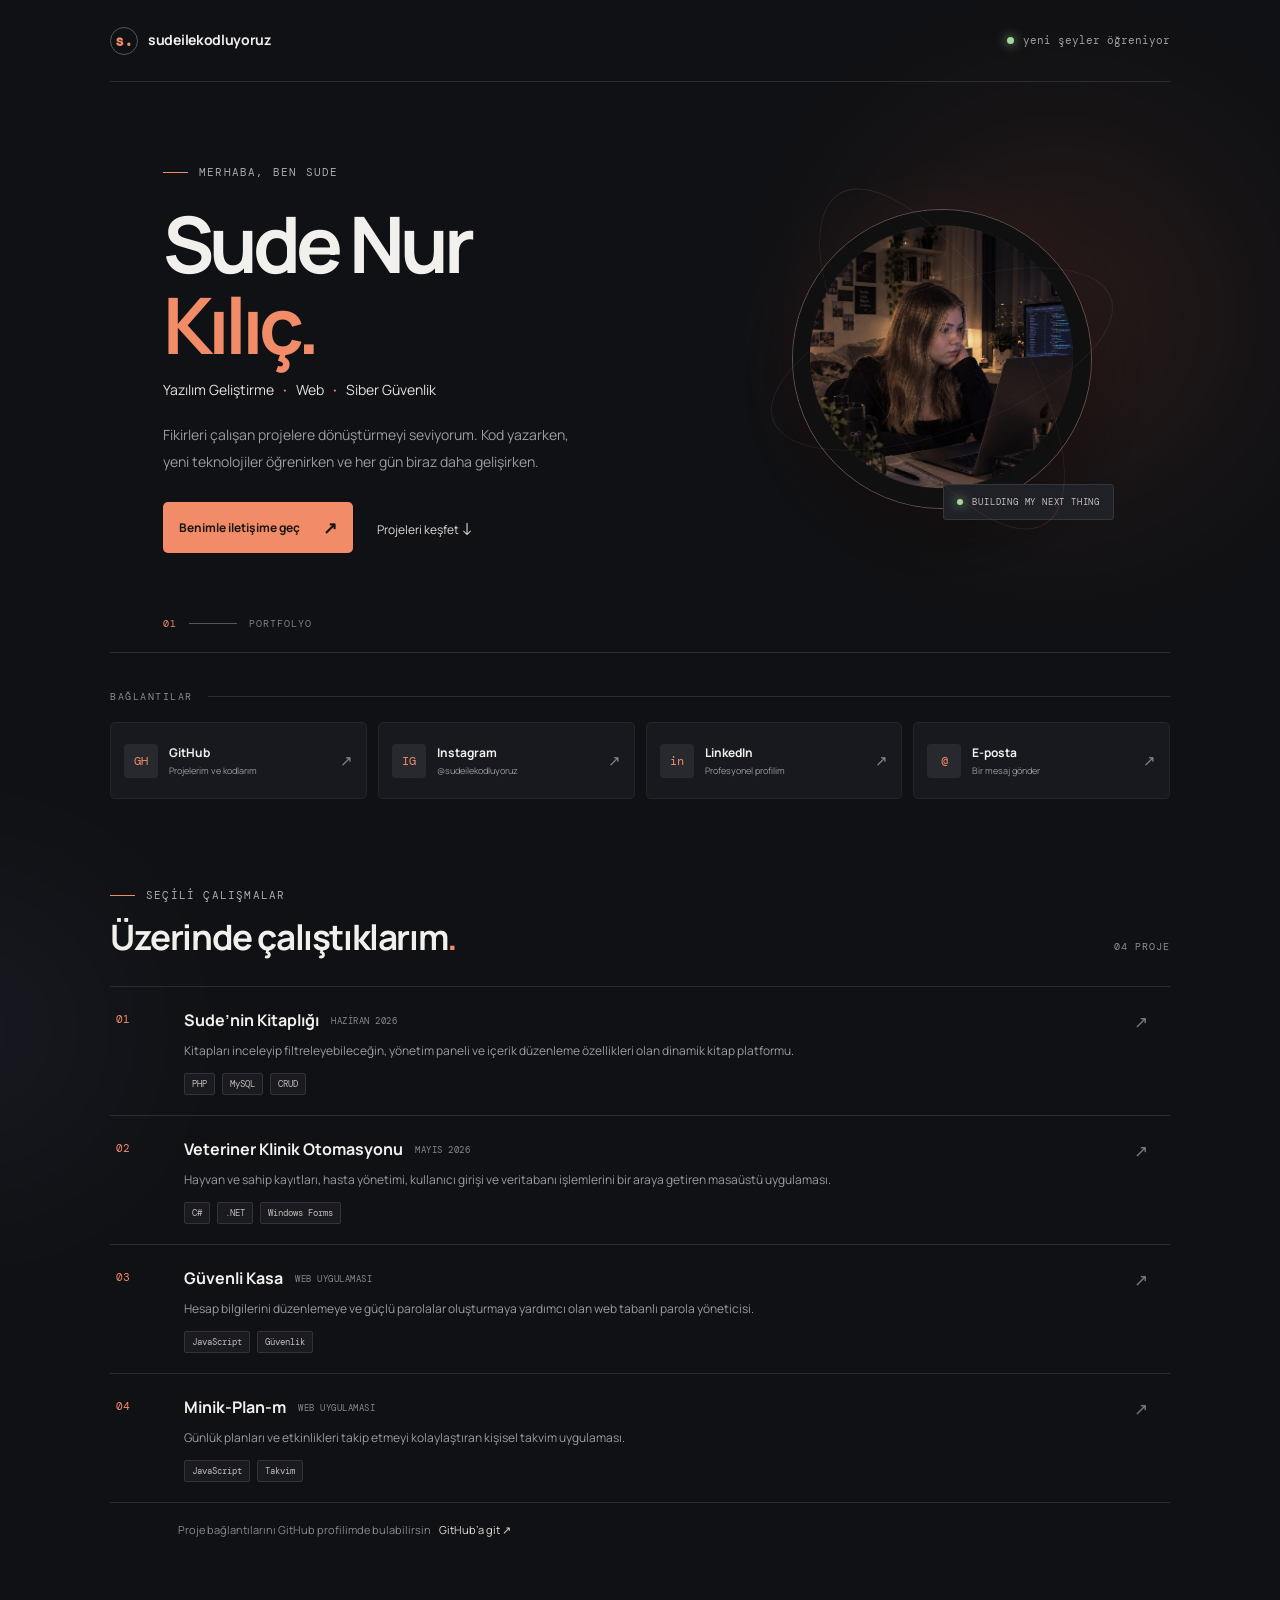
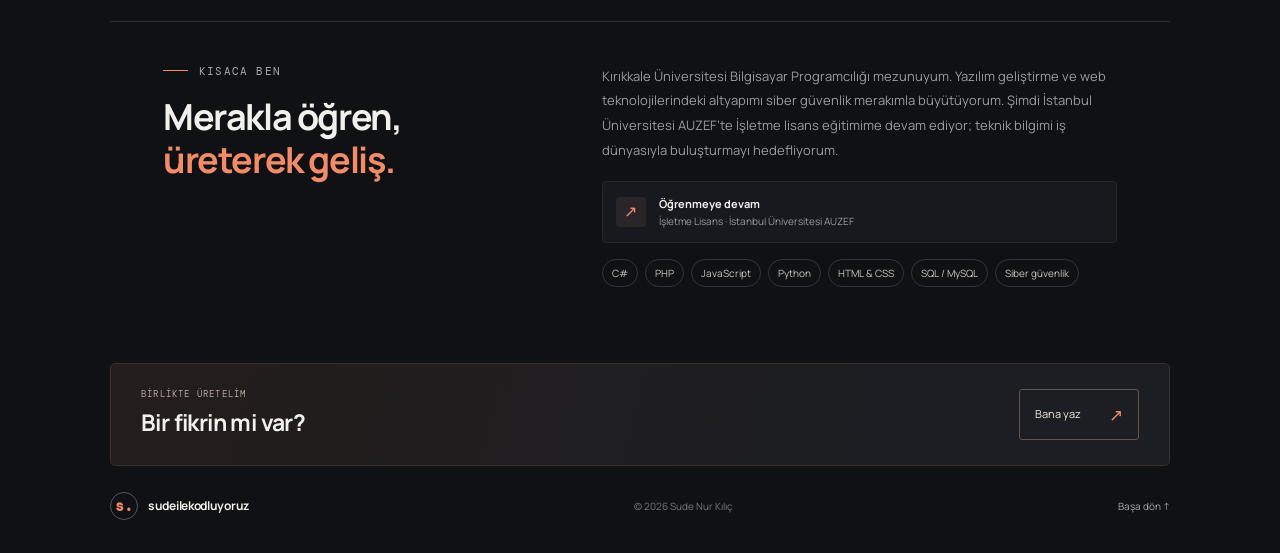
<file: index.html>
<!doctype html>
<html lang="tr">
  <head>
    <meta charset="utf-8">
    <meta name="viewport" content="width=device-width, initial-scale=1">
    <meta name="theme-color" content="#101114">
    <meta name="description" content="Sude Nur Kılıç — yazılım geliştirme, web teknolojileri ve siber güvenlik. Projelerime ve sosyal profillerime göz atın.">
    <meta property="og:title" content="Sude Nur Kılıç | Yazılım Geliştirme">
    <meta property="og:description" content="Kod, öğrenme ve üretme yolculuğum. Projelerime ve sosyal profillerime göz atın.">
    <meta property="og:type" content="website">
        <title> Sude Nur Kılıç | Yazılım Geliştirme </title>
    <link rel="preconnect" href="https://fonts.googleapis.com">
    <link rel="preconnect" href="https://fonts.gstatic.com" crossorigin>
    <link href="https://fonts.googleapis.com/css2?family=DM+Mono:wght@400;500&family=Manrope:wght@400;500;600;700;800&display=swap" rel="stylesheet">
    <style>
/* Renkler ve yazı tipleri */
:root {
  --bg: #101114;
  --panel: #17191e;
  --panel2: #1c1e23;
  --text: #f1f0ed;
  --muted: #9b9ba2;
  --accent: #f18b68;
  --line: #2b2d33;
  --mono: 'DM Mono',monospace;
  --sans: 'Manrope',sans-serif;
}
/* Sayfa genelindeki temel ayarlar */
* {
  box-sizing: border-box;
}
html {
  scroll-behavior: smooth;
}
body {
  margin: 0;
  background: var(--bg);
  color: var(--text);
  font-family: var(--sans);
  line-height: 1.6;
  overflow-x: hidden;
}
.ambient {
  position: absolute;
  z-index: -1;
  pointer-events: none;
  border-radius: 50%;
  filter: blur(90px);
  opacity: .12;
}
.ambient-one {
  background: #b7553b;
  width: 370px;
  height: 370px;
  top: 130px;
  right: 3%;
}
.ambient-two {
  background: #575b87;
  width: 300px;
  height: 300px;
  top: 880px;
  left: -180px;
}
.page-shell {
  width: min(100% - 64px,1060px);
  margin: auto;
}
/* Üst menü ve tanıtım alanı */
.topbar {
  height: 82px;
  border-bottom: 1px solid var(--line);
  display: flex;
  align-items: center;
  justify-content: space-between;
}
.wordmark {
  display: inline-flex;
  align-items: center;
  gap: 10px;
  color: var(--text);
  text-decoration: none;
  font-size: 14px;
  font-weight: 700;
  letter-spacing: -.3px;
}
.wordmark-mark {
  display: grid;
  place-items: center;
  width: 28px;
  height: 28px;
  border: 1px solid #55565b;
  border-radius: 50%;
  color: var(--accent);
  font-family: var(--mono);
  font-size: 15px;
}
.top-note {
  font-family: var(--mono);
  font-size: 11px;
  color: var(--muted);
  display: flex;
  align-items: center;
  gap: 9px;
}
.top-note i,.caption-dot {
  width: 7px;
  height: 7px;
  border-radius: 50%;
  background: #a3d89f;
  box-shadow: 0 0 11px #a3d988;
}
.hero {
  min-height: 570px;
  display: grid;
  grid-template-columns: 1.06fr .94fr;
  align-items: center;
  position: relative;
  padding: 66px 5% 82px;
}
.eyebrow {
  display: flex;
  align-items: center;
  gap: 11px;
  color: #aaa9ae;
  font: 11px var(--mono);
  letter-spacing: 1.2px;
}
.eyebrow-line {
  display: inline-block;
  width: 25px;
  height: 1px;
  background: var(--accent);
}
h1 {
  font-size: clamp(54px,7vw,78px);
  line-height: 1.03;
  letter-spacing: -5px;
  margin: 24px 0 15px;
  font-weight: 700;
}
h1 span {
  color: var(--accent);
}
.role {
  font-size: 14px;
  color: #e3e0dc;
  margin: 0;
}
.role b {
  color: var(--accent);
  padding: 0 6px;
}
.intro {
  max-width: 430px;
  color: var(--muted);
  font-size: 14px;
  line-height: 1.9;
  margin: 21px 0 26px;
}
.hero-actions {
  display: flex;
  align-items: center;
  gap: 24px;
}
.button {
  display: inline-flex;
  align-items: center;
  gap: 23px;
  padding: 12px 16px;
  text-decoration: none;
  border-radius: 5px;
  font-weight: 700;
  font-size: 12px;
  transition: transform .2s,background .2s;
}
.button:hover,.social-card:hover {
  transform: translateY(-3px);
}
.button-primary {
  background: var(--accent);
  color: #191512;
}
.button-primary span,.text-link span {
  font-size: 17px;
}
.text-link {
  color: #dedbd7;
  text-decoration: none;
  font-size: 12px;
}
.text-link:hover,.project-hint a:hover {
  color: var(--accent);
}
.portrait-wrap {
  height: 370px;
  width: 350px;
  max-width: 100%;
  justify-self: end;
  position: relative;
  display: grid;
  place-items: center;
}
.portrait-glow {
  position: absolute;
  inset: 3% 4%;
  border-radius: 50%;
  background: radial-gradient(circle,#b46852 0%,#6e3b34 42%,transparent 72%);
  filter: blur(28px);
  opacity: .38;
}
.portrait {
  position: relative;
  width: 300px;
  height: 300px;
  object-fit: cover;
  object-position: 50% 47%;
  border-radius: 50%;
  border: 1px solid #64514c;
  box-shadow: 0 22px 65px #0008;
  filter: saturate(.85);
}
.portrait-caption {
  position: absolute;
  right: 3px;
  bottom: 24px;
  display: flex;
  align-items: center;
  gap: 9px;
  padding: 11px 13px;
  background: #202127;
  border: 1px solid #35363d;
  border-radius: 3px;
  color: #c3c0bf;
  font: 9px var(--mono);
  letter-spacing: .8px;
}
.caption-dot {
  width: 6px;
  height: 6px;
}
.orbit {
  position: absolute;
  border: 1px solid #f18b6826;
  border-radius: 50%;
  width: 360px;
  height: 360px;
  transform: rotate(-20deg) scaleY(.4);
}
.orbit-a {
  border-color: #ffffff14;
}
.orbit-b {
  transform: rotate(58deg) scaleY(.4);
  width: 390px;
  height: 390px;
}
.hero-index {
  position: absolute;
  bottom: 22px;
  left: 5%;
  display: flex;
  align-items: center;
  gap: 12px;
  font: 10px var(--mono);
  letter-spacing: 1px;
  color: #7e7e85;
}
.hero-index span:first-child {
  color: var(--accent);
}
.index-rule {
  width: 48px;
  height: 1px;
  background: #56565c;
}
/* Sosyal medya bağlantı kartları */
.social-section {
  padding: 37px 0 85px;
  border-top: 1px solid var(--line);
}
.section-label {
  display: flex;
  align-items: center;
  gap: 15px;
  font: 10px var(--mono);
  letter-spacing: 1.5px;
  color: #8b8b91;
  margin-bottom: 19px;
}
.section-line {
  height: 1px;
  flex: 1;
  background: var(--line);
}
.social-grid {
  display: grid;
  grid-template-columns: repeat(4,1fr);
  gap: 11px;
}
.social-card {
  min-height: 77px;
  padding: 13px;
  display: flex;
  align-items: center;
  gap: 11px;
  background: var(--panel);
  border: 1px solid #24262b;
  border-radius: 5px;
  color: inherit;
  text-decoration: none;
  transition: .2s;
}
.social-card:hover {
  border-color: #5a443d;
  background: #1d1e23;
}
.social-icon {
  width: 34px;
  height: 34px;
  flex: 0 0 34px;
  border-radius: 4px;
  background: #27292f;
  color: var(--accent);
  display: grid;
  place-items: center;
  font: 12px var(--mono);
}
.social-card strong,.social-card small {
  display: block;
}
.social-card strong {
  font-size: 12px;
}
.social-card small {
  font-size: 9px;
  color: var(--muted);
  margin-top: 2px;
}
.arrow {
  margin-left: auto;
  color: #85858b;
  font-size: 15px;
}
/* Proje listesi ve teknoloji etiketleri */
.projects-section {
  padding: 4px 0 82px;
}
.projects-heading {
  display: flex;
  align-items: end;
  justify-content: space-between;
  margin-bottom: 28px;
}
.projects-heading h2,.about-heading h2 {
  font-size: 35px;
  line-height: 1.2;
  letter-spacing: -1.4px;
  margin: 14px 0 0;
}
.projects-heading h2 span {
  color: var(--accent);
}
.project-count {
  font: 10px var(--mono);
  letter-spacing: 1px;
  color: #8f8e94;
  margin-bottom: 5px;
}
.project-list {
  border-top: 1px solid var(--line);
}
.project-card {
  display: grid;
  grid-template-columns: 60px 1fr 30px;
  gap: 8px;
  padding: 21px 6px 20px;
  border-bottom: 1px solid var(--line);
  transition: background .2s;
}
.project-card:hover {
  background: #ffffff04;
}
.project-number {
  font: 11px var(--mono);
  color: var(--accent);
  padding-top: 4px;
}
.project-title-row {
  display: flex;
  align-items: center;
  gap: 12px;
}
.project-title-row h3 {
  font-size: 16px;
  margin: 0;
  font-weight: 700;
}
.project-date {
  font: 9px var(--mono);
  color: #88878e;
  letter-spacing: .5px;
}
.project-main p {
  max-width: 660px;
  margin: 7px 0 12px;
  font-size: 12px;
  color: var(--muted);
  line-height: 1.7;
}
.tags {
  display: flex;
  gap: 7px;
  flex-wrap: wrap;
}
.tags span {
  font: 9px var(--mono);
  color: #c2bcb8;
  border: 1px solid #343238;
  background: #1a1b20;
  padding: 4px 7px;
  border-radius: 2px;
}
.project-symbol {
  color: #77777e;
  font-size: 17px;
}
.project-hint {
  font-size: 11px;
  color: #89898f;
  margin: 18px 0 0 68px;
}
.project-hint a {
  color: #e4ded9;
  text-decoration: none;
  margin-left: 6px;
}
.about-section {
  display: grid;
  grid-template-columns: .8fr 1.2fr;
  gap: 10%;
  padding: 42px 5% 76px;
  border-top: 1px solid var(--line);
}
.about-heading h2 {
  font-size: 36px;
  margin-top: 17px;
}
.about-heading h2 span {
  color: var(--accent);
}
.about-content>p {
  font-size: 13px;
  color: var(--muted);
  line-height: 1.9;
  margin: 0 0 19px;
}
.education-note {
  display: flex;
  align-items: center;
  gap: 13px;
  padding: 13px;
  background: var(--panel);
  border: 1px solid #27282e;
  border-radius: 4px;
}
.edu-mark {
  width: 30px;
  height: 30px;
  display: grid;
  place-items: center;
  color: var(--accent);
  background: #29262a;
  border-radius: 3px;
}
.education-note strong,.education-note small {
  display: block;
}
.education-note strong {
  font-size: 11px;
}
.education-note small {
  font-size: 10px;
  color: var(--muted);
}
.skills {
  display: flex;
  gap: 7px;
  flex-wrap: wrap;
  margin-top: 16px;
}
.skills span {
  font-size: 10px;
  color: #c9c6c3;
  padding: 5px 9px;
  border: 1px solid #34353a;
  border-radius: 20px;
}
.contact-band {
  display: flex;
  justify-content: space-between;
  align-items: center;
  padding: 24px 30px;
  background: linear-gradient(105deg,#241d1b,#1c1e23 72%);
  border: 1px solid #39302e;
  border-radius: 5px;
}
.contact-band .eyebrow {
  font-size: 9px;
  color: #b6a69f;
}
.contact-band h2 {
  font-size: 23px;
  letter-spacing: -.6px;
  margin: 4px 0 0;
}
.contact-link {
  display: flex;
  align-items: center;
  gap: 28px;
  padding: 11px 15px;
  border: 1px solid #65534e;
  border-radius: 3px;
  color: #f0e9e4;
  text-decoration: none;
  font-size: 11px;
}
.contact-link span {
  color: var(--accent);
  font-size: 17px;
}
footer {
  display: flex;
  align-items: center;
  justify-content: space-between;
  padding: 26px 0 33px;
  color: #77777e;
  font-size: 10px;
}
footer .wordmark {
  font-size: 12px;
}
.back-top {
  color: #aaa9ae;
  text-decoration: none;
}
a:focus-visible {
  outline: 2px solid var(--accent);
  outline-offset: 3px;
}
/* Tablet ve telefon ekranları */
@media(max-width:760px) {
  .page-shell {
    width: min(100% - 36px,560px);
  }
  .hero {
    grid-template-columns: 1fr;
    padding: 57px 3% 77px;
    min-height: auto;
  }
  .hero-copy {
    order: 1;
  }
  .portrait-wrap {
    order: 0;
    justify-self: center;
    height: 270px;
    width: 280px;
    margin-bottom: 28px;
  }
  .portrait {
    width: 228px;
    height: 228px;
  }
  .orbit {
    width: 282px;
    height: 282px;
  }
  .orbit-b {
    width: 305px;
    height: 305px;
  }
  .portrait-caption {
    right: -4px;
    bottom: 12px;
    font-size: 8px;
  }
  .hero-index {
    left: 3%;
  }
  h1 {
    font-size: 62px;
  }
  .social-section {
    padding: 31px 0 62px;
  }
  .social-grid {
    grid-template-columns: repeat(2,1fr);
  }
  .social-card {
    padding: 11px 9px;
    gap: 8px;
  }
  .social-card small {
    font-size: 8px;
  }
  .projects-section {
    padding-bottom: 58px;
  }
  .projects-heading h2 {
    font-size: 29px;
  }
  .project-card {
    grid-template-columns: 35px 1fr 20px;
    gap: 5px;
  }
  .project-title-row {
    align-items: flex-start;
    flex-direction: column;
    gap: 3px;
  }
  .project-title-row h3 {
    font-size: 14px;
  }
  .project-main p {
    font-size: 11px;
  }
  .project-hint {
    margin-left: 40px;
  }
  .about-section {
    grid-template-columns: 1fr;
    gap: 24px;
    padding: 36px 3% 55px;
  }
  .about-heading h2 {
    font-size: 32px;
  }
  .contact-band {
    padding: 20px 16px;
  }
  .contact-band h2 {
    font-size: 19px;
  }
  .contact-link {
    gap: 13px;
    padding: 10px;
    font-size: 10px;
  }
  footer {
    gap: 10px;
  }
  footer>span {
    font-size: 9px;
  }
;
}
@media(max-width:380px) {
  .page-shell {
    width: calc(100% - 28px);
  }
  h1 {
    font-size: 55px;
  }
  .social-card {
    gap: 6px;
  }
  .social-icon {
    width: 29px;
    height: 29px;
    flex-basis: 29px;
  }
  .social-card strong {
    font-size: 11px;
  }
  .contact-band {
    align-items: flex-start;
    gap: 9px;
    flex-direction: column;
  }
  .contact-link {
    align-self: flex-end;
  }
;
}

</style>
  </head>
  <body>
    <div class="ambient ambient-one">
    </div>
    <div class="ambient ambient-two">
    </div>
    <main class="page-shell">
      <header class="topbar">
        <a class="wordmark" href="#top" aria-label="Ana sayfa"><span class="wordmark-mark">s.</span><span>sudeilekodluyoruz</span></a><span class="top-note"><i></i> yeni şeyler öğreniyor</span>
      </header>
      <!-- Tanıtım ve profil fotoğrafı -->
      <section class="hero" id="top">
        <div class="hero-copy">
          <div class="eyebrow">
            <span class="eyebrow-line"></span> MERHABA, BEN SUDE 
          </div>
          <h1>
             Sude Nur <br><span>Kılıç.</span>
          </h1>
          <p class="role">
             Yazılım Geliştirme <b>·</b> Web <b>·</b> Siber Güvenlik 
          </p>
          <p class="intro">
             Fikirleri çalışan projelere dönüştürmeyi seviyorum. Kod yazarken, yeni teknolojiler öğrenirken ve her gün biraz daha gelişirken. 
          </p>
          <div class="hero-actions">
            <a class="button button-primary" href="mailto:klcsude005@gmail.com">Benimle iletişime geç <span>↗</span></a><a class="text-link" href="#projeler">Projeleri keşfet <span>↓</span></a>
          </div>
        </div>
        <div class="portrait-wrap">
          <div class="portrait-glow">
          </div>
          <img class="portrait" src="[data-uri]" alt="Sude Nur Kılıç bilgisayar başında" fetchpriority="high">
          <div class="portrait-caption">
            <span class="caption-dot"></span> BUILDING MY NEXT THING 
          </div>
          <span class="orbit orbit-a"></span><span class="orbit orbit-b"></span>
        </div>
        <div class="hero-index">
          <span>01</span><span class="index-rule"></span><span>PORTFOLYO</span>
        </div>
      </section>
      <!-- Sosyal medya ve iletişim bağlantıları -->
      <section class="social-section" aria-label="Sosyal medya bağlantıları">
        <div class="section-label">
          <span>BAĞLANTILAR</span><span class="section-line"></span>
        </div>
        <div class="social-grid">
          <a class="social-card" href="https://github.com/sudeilekodluyoruz" target="_blank" rel="noreferrer"><span class="social-icon">GH</span><span><strong>GitHub</strong><small>Projelerim ve kodlarım</small></span><span class="arrow">↗</span></a><a class="social-card" href="https://www.instagram.com/sudeilekodluyoruz/" target="_blank" rel="noreferrer"><span class="social-icon">IG</span><span><strong>Instagram</strong><small>@sudeilekodluyoruz</small></span><span class="arrow">↗</span></a><a class="social-card" href="https://www.linkedin.com/in/sudenurkilicc" target="_blank" rel="noreferrer"><span class="social-icon">in</span><span><strong>LinkedIn</strong><small>Profesyonel profilim</small></span><span class="arrow">↗</span></a><a class="social-card" href="mailto:klcsude005@gmail.com"><span class="social-icon">@</span><span><strong>E-posta</strong><small>Bir mesaj gönder</small></span><span class="arrow">↗</span></a>
        </div>
      </section>
      <!-- Öne çıkan projeler -->
      <section class="projects-section" id="projeler">
        <div class="projects-heading">
          <div>
            <div class="eyebrow">
              <span class="eyebrow-line"></span> SEÇİLİ ÇALIŞMALAR 
            </div>
            <h2>
               Üzerinde çalıştıklarım<span>.</span>
            </h2>
          </div>
          <span class="project-count">04 PROJE</span>
        </div>
        <div class="project-list">
          <article class="project-card">
            <div class="project-number">
               01 
            </div>
            <div class="project-main">
              <div class="project-title-row">
                <h3>
                   Sude’nin Kitaplığı 
                </h3>
                <span class="project-date">HAZİRAN 2026</span>
              </div>
              <p>
                 Kitapları inceleyip filtreleyebileceğin, yönetim paneli ve içerik düzenleme özellikleri olan dinamik kitap platformu. 
              </p>
              <div class="tags">
                <span>PHP</span><span>MySQL</span><span>CRUD</span>
              </div>
            </div>
            <span class="project-symbol">↗</span>
          </article>
          <article class="project-card">
            <div class="project-number">
               02 
            </div>
            <div class="project-main">
              <div class="project-title-row">
                <h3>
                   Veteriner Klinik Otomasyonu 
                </h3>
                <span class="project-date">MAYIS 2026</span>
              </div>
              <p>
                 Hayvan ve sahip kayıtları, hasta yönetimi, kullanıcı girişi ve veritabanı işlemlerini bir araya getiren masaüstü uygulaması. 
              </p>
              <div class="tags">
                <span>C#</span><span>.NET</span><span>Windows Forms</span>
              </div>
            </div>
            <span class="project-symbol">↗</span>
          </article>
          <article class="project-card">
            <div class="project-number">
               03 
            </div>
            <div class="project-main">
              <div class="project-title-row">
                <h3>
                   Güvenli Kasa 
                </h3>
                <span class="project-date">WEB UYGULAMASI</span>
              </div>
              <p>
                 Hesap bilgilerini düzenlemeye ve güçlü parolalar oluşturmaya yardımcı olan web tabanlı parola yöneticisi. 
              </p>
              <div class="tags">
                <span>JavaScript</span><span>Güvenlik</span>
              </div>
            </div>
            <span class="project-symbol">↗</span>
          </article>
          <article class="project-card">
            <div class="project-number">
               04 
            </div>
            <div class="project-main">
              <div class="project-title-row">
                <h3>
                   Minik-Plan-m 
                </h3>
                <span class="project-date">WEB UYGULAMASI</span>
              </div>
              <p>
                 Günlük planları ve etkinlikleri takip etmeyi kolaylaştıran kişisel takvim uygulaması. 
              </p>
              <div class="tags">
                <span>JavaScript</span><span>Takvim</span>
              </div>
            </div>
            <span class="project-symbol">↗</span>
          </article>
        </div>
        <p class="project-hint">
           Proje bağlantılarını GitHub profilimde bulabilirsin <a href="https://github.com/sudeilekodluyoruz" target="_blank" rel="noreferrer">GitHub’a git ↗</a>
        </p>
      </section>
      <!-- Kısa özgeçmiş, eğitim ve beceriler -->
      <section class="about-section">
        <div class="about-heading">
          <div class="eyebrow">
            <span class="eyebrow-line"></span> KISACA BEN 
          </div>
          <h2>
             Merakla öğren, <br><span>üreterek geliş.</span>
          </h2>
        </div>
        <div class="about-content">
          <p>
             Kırıkkale Üniversitesi Bilgisayar Programcılığı mezunuyum. Yazılım geliştirme ve web teknolojilerindeki altyapımı siber güvenlik merakımla büyütüyorum. Şimdi İstanbul Üniversitesi AUZEF’te İşletme lisans eğitimime devam ediyor; teknik bilgimi iş dünyasıyla buluşturmayı hedefliyorum. 
          </p>
          <div class="education-note">
            <span class="edu-mark">↗</span>
            <div>
              <strong>Öğrenmeye devam</strong><small>İşletme Lisans · İstanbul Üniversitesi AUZEF</small>
            </div>
          </div>
          <div class="skills">
            <span>C#</span><span>PHP</span><span>JavaScript</span><span>Python</span><span>HTML & CSS</span><span>SQL / MySQL</span><span>Siber güvenlik</span>
          </div>
        </div>
      </section>
      <section class="contact-band">
        <div>
          <span class="eyebrow">BİRLİKTE ÜRETELİM</span>
          <h2>
             Bir fikrin mi var? 
          </h2>
        </div>
        <a class="contact-link" href="mailto:klcsude005@gmail.com">Bana yaz <span>↗</span></a>
      </section>
      <footer>
        <a class="wordmark" href="#top"><span class="wordmark-mark">s.</span><span>sudeilekodluyoruz</span></a><span>© <span id="year"></span> Sude Nur Kılıç</span><a class="back-top" href="#top">Başa dön ↑</a>
      </footer>
    </main>
    <script>
document.getElementById('year').textContent = new Date().getFullYear();

</script>
  </body>
</html>
</file>
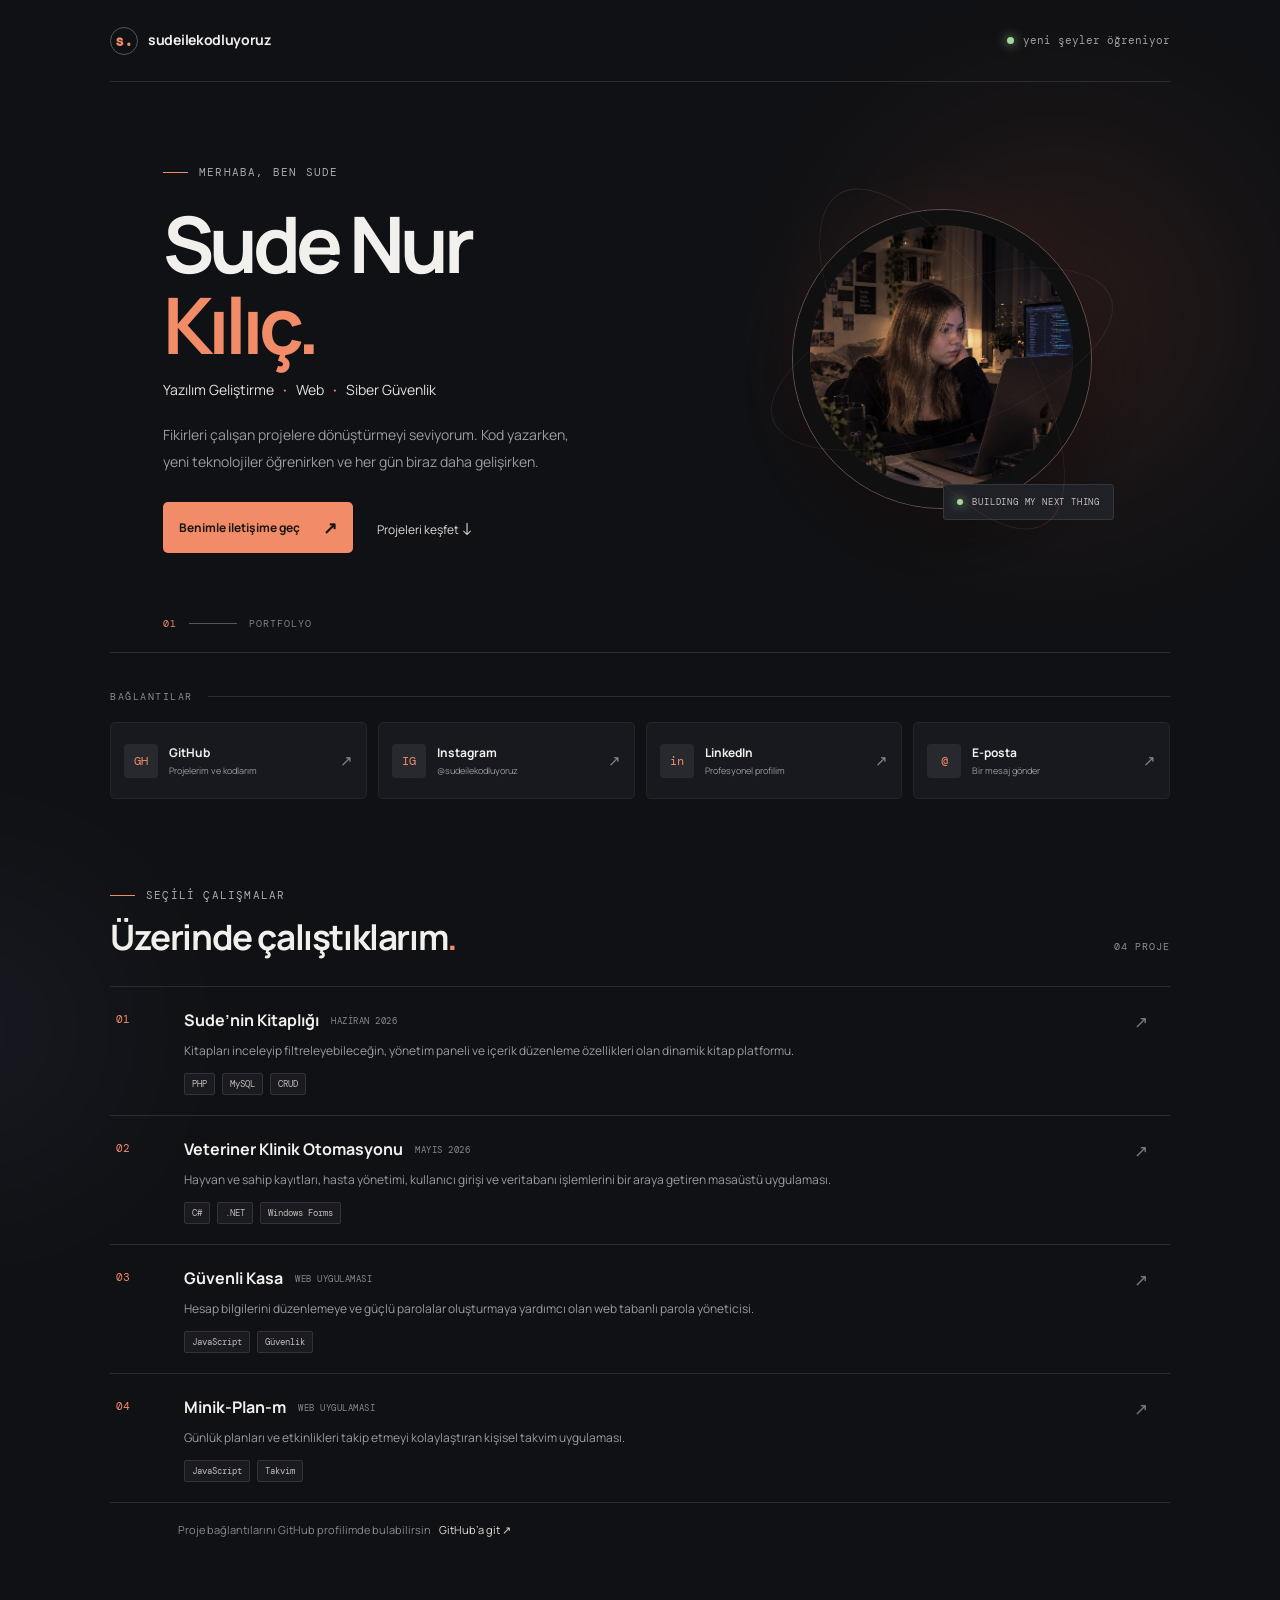
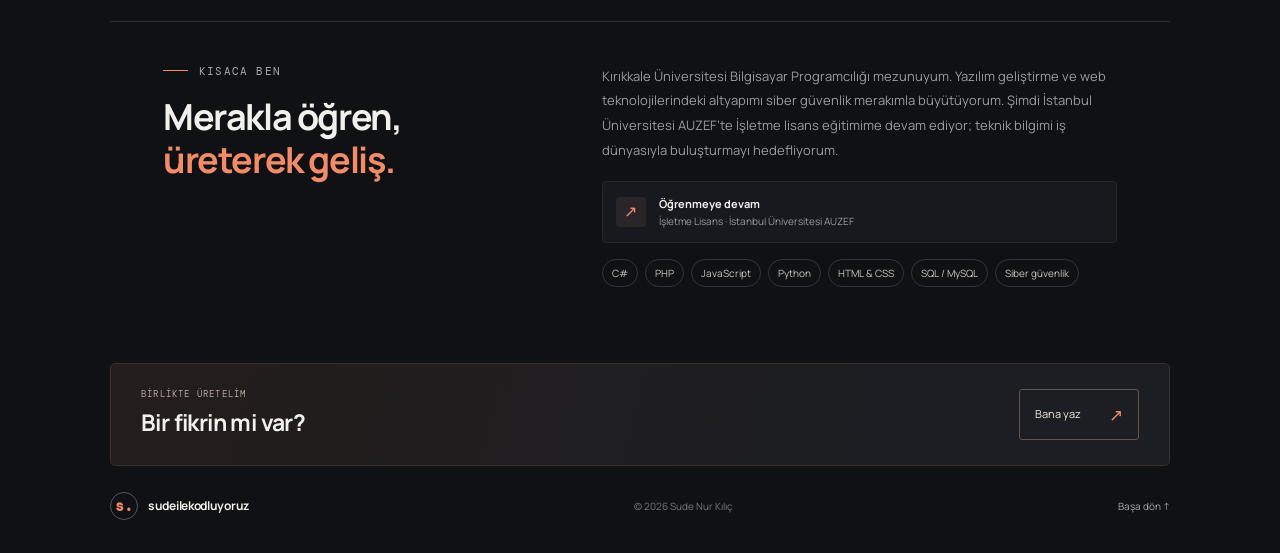
<file: sude-kilic-bio/index.html>
<!doctype html>
<html lang="tr">
  <head>
    <meta charset="utf-8">
    <meta name="viewport" content="width=device-width, initial-scale=1">
    <meta name="theme-color" content="#101114">
    <meta name="description" content="Sude Nur Kılıç — yazılım geliştirme, web teknolojileri ve siber güvenlik. Projelerime ve sosyal profillerime göz atın.">
    <meta property="og:title" content="Sude Nur Kılıç | Yazılım Geliştirme">
    <meta property="og:description" content="Kod, öğrenme ve üretme yolculuğum. Projelerime ve sosyal profillerime göz atın.">
    <meta property="og:type" content="website">
    <meta property="og:image" content="assets/sude-profile.jpeg">
    <title> Sude Nur Kılıç | Yazılım Geliştirme </title>
    <link rel="preconnect" href="https://fonts.googleapis.com">
    <link rel="preconnect" href="https://fonts.gstatic.com" crossorigin>
    <link href="https://fonts.googleapis.com/css2?family=DM+Mono:wght@400;500&family=Manrope:wght@400;500;600;700;800&display=swap" rel="stylesheet">
    <link rel="stylesheet" href="style.css">
  </head>
  <body>
    <div class="ambient ambient-one">
    </div>
    <div class="ambient ambient-two">
    </div>
    <main class="page-shell">
      <header class="topbar">
        <a class="wordmark" href="#top" aria-label="Ana sayfa"><span class="wordmark-mark">s.</span><span>sudeilekodluyoruz</span></a><span class="top-note"><i></i> yeni şeyler öğreniyor</span>
      </header>
      <!-- Tanıtım ve profil fotoğrafı -->
      <section class="hero" id="top">
        <div class="hero-copy">
          <div class="eyebrow">
            <span class="eyebrow-line"></span> MERHABA, BEN SUDE 
          </div>
          <h1>
             Sude Nur <br><span>Kılıç.</span>
          </h1>
          <p class="role">
             Yazılım Geliştirme <b>·</b> Web <b>·</b> Siber Güvenlik 
          </p>
          <p class="intro">
             Fikirleri çalışan projelere dönüştürmeyi seviyorum. Kod yazarken, yeni teknolojiler öğrenirken ve her gün biraz daha gelişirken. 
          </p>
          <div class="hero-actions">
            <a class="button button-primary" href="mailto:klcsude005@gmail.com">Benimle iletişime geç <span>↗</span></a><a class="text-link" href="#projeler">Projeleri keşfet <span>↓</span></a>
          </div>
        </div>
        <div class="portrait-wrap">
          <div class="portrait-glow">
          </div>
          <img class="portrait" src="assets/sude-profile.jpeg" alt="Sude Nur Kılıç bilgisayar başında" fetchpriority="high">
          <div class="portrait-caption">
            <span class="caption-dot"></span> BUILDING MY NEXT THING 
          </div>
          <span class="orbit orbit-a"></span><span class="orbit orbit-b"></span>
        </div>
        <div class="hero-index">
          <span>01</span><span class="index-rule"></span><span>PORTFOLYO</span>
        </div>
      </section>
      <!-- Sosyal medya ve iletişim bağlantıları -->
      <section class="social-section" aria-label="Sosyal medya bağlantıları">
        <div class="section-label">
          <span>BAĞLANTILAR</span><span class="section-line"></span>
        </div>
        <div class="social-grid">
          <a class="social-card" href="https://github.com/sudeilekodluyoruz" target="_blank" rel="noreferrer"><span class="social-icon">GH</span><span><strong>GitHub</strong><small>Projelerim ve kodlarım</small></span><span class="arrow">↗</span></a><a class="social-card" href="https://www.instagram.com/sudeilekodluyoruz/" target="_blank" rel="noreferrer"><span class="social-icon">IG</span><span><strong>Instagram</strong><small>@sudeilekodluyoruz</small></span><span class="arrow">↗</span></a><a class="social-card" href="https://www.linkedin.com/in/sudenurkilicc" target="_blank" rel="noreferrer"><span class="social-icon">in</span><span><strong>LinkedIn</strong><small>Profesyonel profilim</small></span><span class="arrow">↗</span></a><a class="social-card" href="mailto:klcsude005@gmail.com"><span class="social-icon">@</span><span><strong>E-posta</strong><small>Bir mesaj gönder</small></span><span class="arrow">↗</span></a>
        </div>
      </section>
      <!-- Öne çıkan projeler -->
      <section class="projects-section" id="projeler">
        <div class="projects-heading">
          <div>
            <div class="eyebrow">
              <span class="eyebrow-line"></span> SEÇİLİ ÇALIŞMALAR 
            </div>
            <h2>
               Üzerinde çalıştıklarım<span>.</span>
            </h2>
          </div>
          <span class="project-count">04 PROJE</span>
        </div>
        <div class="project-list">
          <article class="project-card">
            <div class="project-number">
               01 
            </div>
            <div class="project-main">
              <div class="project-title-row">
                <h3>
                   Sude’nin Kitaplığı 
                </h3>
                <span class="project-date">HAZİRAN 2026</span>
              </div>
              <p>
                 Kitapları inceleyip filtreleyebileceğin, yönetim paneli ve içerik düzenleme özellikleri olan dinamik kitap platformu. 
              </p>
              <div class="tags">
                <span>PHP</span><span>MySQL</span><span>CRUD</span>
              </div>
            </div>
            <span class="project-symbol">↗</span>
          </article>
          <article class="project-card">
            <div class="project-number">
               02 
            </div>
            <div class="project-main">
              <div class="project-title-row">
                <h3>
                   Veteriner Klinik Otomasyonu 
                </h3>
                <span class="project-date">MAYIS 2026</span>
              </div>
              <p>
                 Hayvan ve sahip kayıtları, hasta yönetimi, kullanıcı girişi ve veritabanı işlemlerini bir araya getiren masaüstü uygulaması. 
              </p>
              <div class="tags">
                <span>C#</span><span>.NET</span><span>Windows Forms</span>
              </div>
            </div>
            <span class="project-symbol">↗</span>
          </article>
          <article class="project-card">
            <div class="project-number">
               03 
            </div>
            <div class="project-main">
              <div class="project-title-row">
                <h3>
                   Güvenli Kasa 
                </h3>
                <span class="project-date">WEB UYGULAMASI</span>
              </div>
              <p>
                 Hesap bilgilerini düzenlemeye ve güçlü parolalar oluşturmaya yardımcı olan web tabanlı parola yöneticisi. 
              </p>
              <div class="tags">
                <span>JavaScript</span><span>Güvenlik</span>
              </div>
            </div>
            <span class="project-symbol">↗</span>
          </article>
          <article class="project-card">
            <div class="project-number">
               04 
            </div>
            <div class="project-main">
              <div class="project-title-row">
                <h3>
                   Minik-Plan-m 
                </h3>
                <span class="project-date">WEB UYGULAMASI</span>
              </div>
              <p>
                 Günlük planları ve etkinlikleri takip etmeyi kolaylaştıran kişisel takvim uygulaması. 
              </p>
              <div class="tags">
                <span>JavaScript</span><span>Takvim</span>
              </div>
            </div>
            <span class="project-symbol">↗</span>
          </article>
        </div>
        <p class="project-hint">
           Proje bağlantılarını GitHub profilimde bulabilirsin <a href="https://github.com/sudeilekodluyoruz" target="_blank" rel="noreferrer">GitHub’a git ↗</a>
        </p>
      </section>
      <!-- Kısa özgeçmiş, eğitim ve beceriler -->
      <section class="about-section">
        <div class="about-heading">
          <div class="eyebrow">
            <span class="eyebrow-line"></span> KISACA BEN 
          </div>
          <h2>
             Merakla öğren, <br><span>üreterek geliş.</span>
          </h2>
        </div>
        <div class="about-content">
          <p>
             Kırıkkale Üniversitesi Bilgisayar Programcılığı mezunuyum. Yazılım geliştirme ve web teknolojilerindeki altyapımı siber güvenlik merakımla büyütüyorum. Şimdi İstanbul Üniversitesi AUZEF’te İşletme lisans eğitimime devam ediyor; teknik bilgimi iş dünyasıyla buluşturmayı hedefliyorum. 
          </p>
          <div class="education-note">
            <span class="edu-mark">↗</span>
            <div>
              <strong>Öğrenmeye devam</strong><small>İşletme Lisans · İstanbul Üniversitesi AUZEF</small>
            </div>
          </div>
          <div class="skills">
            <span>C#</span><span>PHP</span><span>JavaScript</span><span>Python</span><span>HTML & CSS</span><span>SQL / MySQL</span><span>Siber güvenlik</span>
          </div>
        </div>
      </section>
      <section class="contact-band">
        <div>
          <span class="eyebrow">BİRLİKTE ÜRETELİM</span>
          <h2>
             Bir fikrin mi var? 
          </h2>
        </div>
        <a class="contact-link" href="mailto:klcsude005@gmail.com">Bana yaz <span>↗</span></a>
      </section>
      <footer>
        <a class="wordmark" href="#top"><span class="wordmark-mark">s.</span><span>sudeilekodluyoruz</span></a><span>© <span id="year"></span> Sude Nur Kılıç</span><a class="back-top" href="#top">Başa dön ↑</a>
      </footer>
    </main>
    <script src="script.js">
    </script>
  </body>
</html>
</file>
<file: sude-kilic-bio/style.css>
/* Renkler ve yazı tipleri */
:root {
  --bg: #101114;
  --panel: #17191e;
  --panel2: #1c1e23;
  --text: #f1f0ed;
  --muted: #9b9ba2;
  --accent: #f18b68;
  --line: #2b2d33;
  --mono: 'DM Mono',monospace;
  --sans: 'Manrope',sans-serif;
}
/* Sayfa genelindeki temel ayarlar */
* {
  box-sizing: border-box;
}
html {
  scroll-behavior: smooth;
}
body {
  margin: 0;
  background: var(--bg);
  color: var(--text);
  font-family: var(--sans);
  line-height: 1.6;
  overflow-x: hidden;
}
.ambient {
  position: absolute;
  z-index: -1;
  pointer-events: none;
  border-radius: 50%;
  filter: blur(90px);
  opacity: .12;
}
.ambient-one {
  background: #b7553b;
  width: 370px;
  height: 370px;
  top: 130px;
  right: 3%;
}
.ambient-two {
  background: #575b87;
  width: 300px;
  height: 300px;
  top: 880px;
  left: -180px;
}
.page-shell {
  width: min(100% - 64px,1060px);
  margin: auto;
}
/* Üst menü ve tanıtım alanı */
.topbar {
  height: 82px;
  border-bottom: 1px solid var(--line);
  display: flex;
  align-items: center;
  justify-content: space-between;
}
.wordmark {
  display: inline-flex;
  align-items: center;
  gap: 10px;
  color: var(--text);
  text-decoration: none;
  font-size: 14px;
  font-weight: 700;
  letter-spacing: -.3px;
}
.wordmark-mark {
  display: grid;
  place-items: center;
  width: 28px;
  height: 28px;
  border: 1px solid #55565b;
  border-radius: 50%;
  color: var(--accent);
  font-family: var(--mono);
  font-size: 15px;
}
.top-note {
  font-family: var(--mono);
  font-size: 11px;
  color: var(--muted);
  display: flex;
  align-items: center;
  gap: 9px;
}
.top-note i,.caption-dot {
  width: 7px;
  height: 7px;
  border-radius: 50%;
  background: #a3d89f;
  box-shadow: 0 0 11px #a3d988;
}
.hero {
  min-height: 570px;
  display: grid;
  grid-template-columns: 1.06fr .94fr;
  align-items: center;
  position: relative;
  padding: 66px 5% 82px;
}
.eyebrow {
  display: flex;
  align-items: center;
  gap: 11px;
  color: #aaa9ae;
  font: 11px var(--mono);
  letter-spacing: 1.2px;
}
.eyebrow-line {
  display: inline-block;
  width: 25px;
  height: 1px;
  background: var(--accent);
}
h1 {
  font-size: clamp(54px,7vw,78px);
  line-height: 1.03;
  letter-spacing: -5px;
  margin: 24px 0 15px;
  font-weight: 700;
}
h1 span {
  color: var(--accent);
}
.role {
  font-size: 14px;
  color: #e3e0dc;
  margin: 0;
}
.role b {
  color: var(--accent);
  padding: 0 6px;
}
.intro {
  max-width: 430px;
  color: var(--muted);
  font-size: 14px;
  line-height: 1.9;
  margin: 21px 0 26px;
}
.hero-actions {
  display: flex;
  align-items: center;
  gap: 24px;
}
.button {
  display: inline-flex;
  align-items: center;
  gap: 23px;
  padding: 12px 16px;
  text-decoration: none;
  border-radius: 5px;
  font-weight: 700;
  font-size: 12px;
  transition: transform .2s,background .2s;
}
.button:hover,.social-card:hover {
  transform: translateY(-3px);
}
.button-primary {
  background: var(--accent);
  color: #191512;
}
.button-primary span,.text-link span {
  font-size: 17px;
}
.text-link {
  color: #dedbd7;
  text-decoration: none;
  font-size: 12px;
}
.text-link:hover,.project-hint a:hover {
  color: var(--accent);
}
.portrait-wrap {
  height: 370px;
  width: 350px;
  max-width: 100%;
  justify-self: end;
  position: relative;
  display: grid;
  place-items: center;
}
.portrait-glow {
  position: absolute;
  inset: 3% 4%;
  border-radius: 50%;
  background: radial-gradient(circle,#b46852 0%,#6e3b34 42%,transparent 72%);
  filter: blur(28px);
  opacity: .38;
}
.portrait {
  position: relative;
  width: 300px;
  height: 300px;
  object-fit: cover;
  object-position: 50% 47%;
  border-radius: 50%;
  border: 1px solid #64514c;
  box-shadow: 0 22px 65px #0008;
  filter: saturate(.85);
}
.portrait-caption {
  position: absolute;
  right: 3px;
  bottom: 24px;
  display: flex;
  align-items: center;
  gap: 9px;
  padding: 11px 13px;
  background: #202127;
  border: 1px solid #35363d;
  border-radius: 3px;
  color: #c3c0bf;
  font: 9px var(--mono);
  letter-spacing: .8px;
}
.caption-dot {
  width: 6px;
  height: 6px;
}
.orbit {
  position: absolute;
  border: 1px solid #f18b6826;
  border-radius: 50%;
  width: 360px;
  height: 360px;
  transform: rotate(-20deg) scaleY(.4);
}
.orbit-a {
  border-color: #ffffff14;
}
.orbit-b {
  transform: rotate(58deg) scaleY(.4);
  width: 390px;
  height: 390px;
}
.hero-index {
  position: absolute;
  bottom: 22px;
  left: 5%;
  display: flex;
  align-items: center;
  gap: 12px;
  font: 10px var(--mono);
  letter-spacing: 1px;
  color: #7e7e85;
}
.hero-index span:first-child {
  color: var(--accent);
}
.index-rule {
  width: 48px;
  height: 1px;
  background: #56565c;
}
/* Sosyal medya bağlantı kartları */
.social-section {
  padding: 37px 0 85px;
  border-top: 1px solid var(--line);
}
.section-label {
  display: flex;
  align-items: center;
  gap: 15px;
  font: 10px var(--mono);
  letter-spacing: 1.5px;
  color: #8b8b91;
  margin-bottom: 19px;
}
.section-line {
  height: 1px;
  flex: 1;
  background: var(--line);
}
.social-grid {
  display: grid;
  grid-template-columns: repeat(4,1fr);
  gap: 11px;
}
.social-card {
  min-height: 77px;
  padding: 13px;
  display: flex;
  align-items: center;
  gap: 11px;
  background: var(--panel);
  border: 1px solid #24262b;
  border-radius: 5px;
  color: inherit;
  text-decoration: none;
  transition: .2s;
}
.social-card:hover {
  border-color: #5a443d;
  background: #1d1e23;
}
.social-icon {
  width: 34px;
  height: 34px;
  flex: 0 0 34px;
  border-radius: 4px;
  background: #27292f;
  color: var(--accent);
  display: grid;
  place-items: center;
  font: 12px var(--mono);
}
.social-card strong,.social-card small {
  display: block;
}
.social-card strong {
  font-size: 12px;
}
.social-card small {
  font-size: 9px;
  color: var(--muted);
  margin-top: 2px;
}
.arrow {
  margin-left: auto;
  color: #85858b;
  font-size: 15px;
}
/* Proje listesi ve teknoloji etiketleri */
.projects-section {
  padding: 4px 0 82px;
}
.projects-heading {
  display: flex;
  align-items: end;
  justify-content: space-between;
  margin-bottom: 28px;
}
.projects-heading h2,.about-heading h2 {
  font-size: 35px;
  line-height: 1.2;
  letter-spacing: -1.4px;
  margin: 14px 0 0;
}
.projects-heading h2 span {
  color: var(--accent);
}
.project-count {
  font: 10px var(--mono);
  letter-spacing: 1px;
  color: #8f8e94;
  margin-bottom: 5px;
}
.project-list {
  border-top: 1px solid var(--line);
}
.project-card {
  display: grid;
  grid-template-columns: 60px 1fr 30px;
  gap: 8px;
  padding: 21px 6px 20px;
  border-bottom: 1px solid var(--line);
  transition: background .2s;
}
.project-card:hover {
  background: #ffffff04;
}
.project-number {
  font: 11px var(--mono);
  color: var(--accent);
  padding-top: 4px;
}
.project-title-row {
  display: flex;
  align-items: center;
  gap: 12px;
}
.project-title-row h3 {
  font-size: 16px;
  margin: 0;
  font-weight: 700;
}
.project-date {
  font: 9px var(--mono);
  color: #88878e;
  letter-spacing: .5px;
}
.project-main p {
  max-width: 660px;
  margin: 7px 0 12px;
  font-size: 12px;
  color: var(--muted);
  line-height: 1.7;
}
.tags {
  display: flex;
  gap: 7px;
  flex-wrap: wrap;
}
.tags span {
  font: 9px var(--mono);
  color: #c2bcb8;
  border: 1px solid #343238;
  background: #1a1b20;
  padding: 4px 7px;
  border-radius: 2px;
}
.project-symbol {
  color: #77777e;
  font-size: 17px;
}
.project-hint {
  font-size: 11px;
  color: #89898f;
  margin: 18px 0 0 68px;
}
.project-hint a {
  color: #e4ded9;
  text-decoration: none;
  margin-left: 6px;
}
.about-section {
  display: grid;
  grid-template-columns: .8fr 1.2fr;
  gap: 10%;
  padding: 42px 5% 76px;
  border-top: 1px solid var(--line);
}
.about-heading h2 {
  font-size: 36px;
  margin-top: 17px;
}
.about-heading h2 span {
  color: var(--accent);
}
.about-content>p {
  font-size: 13px;
  color: var(--muted);
  line-height: 1.9;
  margin: 0 0 19px;
}
.education-note {
  display: flex;
  align-items: center;
  gap: 13px;
  padding: 13px;
  background: var(--panel);
  border: 1px solid #27282e;
  border-radius: 4px;
}
.edu-mark {
  width: 30px;
  height: 30px;
  display: grid;
  place-items: center;
  color: var(--accent);
  background: #29262a;
  border-radius: 3px;
}
.education-note strong,.education-note small {
  display: block;
}
.education-note strong {
  font-size: 11px;
}
.education-note small {
  font-size: 10px;
  color: var(--muted);
}
.skills {
  display: flex;
  gap: 7px;
  flex-wrap: wrap;
  margin-top: 16px;
}
.skills span {
  font-size: 10px;
  color: #c9c6c3;
  padding: 5px 9px;
  border: 1px solid #34353a;
  border-radius: 20px;
}
.contact-band {
  display: flex;
  justify-content: space-between;
  align-items: center;
  padding: 24px 30px;
  background: linear-gradient(105deg,#241d1b,#1c1e23 72%);
  border: 1px solid #39302e;
  border-radius: 5px;
}
.contact-band .eyebrow {
  font-size: 9px;
  color: #b6a69f;
}
.contact-band h2 {
  font-size: 23px;
  letter-spacing: -.6px;
  margin: 4px 0 0;
}
.contact-link {
  display: flex;
  align-items: center;
  gap: 28px;
  padding: 11px 15px;
  border: 1px solid #65534e;
  border-radius: 3px;
  color: #f0e9e4;
  text-decoration: none;
  font-size: 11px;
}
.contact-link span {
  color: var(--accent);
  font-size: 17px;
}
footer {
  display: flex;
  align-items: center;
  justify-content: space-between;
  padding: 26px 0 33px;
  color: #77777e;
  font-size: 10px;
}
footer .wordmark {
  font-size: 12px;
}
.back-top {
  color: #aaa9ae;
  text-decoration: none;
}
a:focus-visible {
  outline: 2px solid var(--accent);
  outline-offset: 3px;
}
/* Tablet ve telefon ekranları */
@media(max-width:760px) {
  .page-shell {
    width: min(100% - 36px,560px);
  }
  .hero {
    grid-template-columns: 1fr;
    padding: 57px 3% 77px;
    min-height: auto;
  }
  .hero-copy {
    order: 1;
  }
  .portrait-wrap {
    order: 0;
    justify-self: center;
    height: 270px;
    width: 280px;
    margin-bottom: 28px;
  }
  .portrait {
    width: 228px;
    height: 228px;
  }
  .orbit {
    width: 282px;
    height: 282px;
  }
  .orbit-b {
    width: 305px;
    height: 305px;
  }
  .portrait-caption {
    right: -4px;
    bottom: 12px;
    font-size: 8px;
  }
  .hero-index {
    left: 3%;
  }
  h1 {
    font-size: 62px;
  }
  .social-section {
    padding: 31px 0 62px;
  }
  .social-grid {
    grid-template-columns: repeat(2,1fr);
  }
  .social-card {
    padding: 11px 9px;
    gap: 8px;
  }
  .social-card small {
    font-size: 8px;
  }
  .projects-section {
    padding-bottom: 58px;
  }
  .projects-heading h2 {
    font-size: 29px;
  }
  .project-card {
    grid-template-columns: 35px 1fr 20px;
    gap: 5px;
  }
  .project-title-row {
    align-items: flex-start;
    flex-direction: column;
    gap: 3px;
  }
  .project-title-row h3 {
    font-size: 14px;
  }
  .project-main p {
    font-size: 11px;
  }
  .project-hint {
    margin-left: 40px;
  }
  .about-section {
    grid-template-columns: 1fr;
    gap: 24px;
    padding: 36px 3% 55px;
  }
  .about-heading h2 {
    font-size: 32px;
  }
  .contact-band {
    padding: 20px 16px;
  }
  .contact-band h2 {
    font-size: 19px;
  }
  .contact-link {
    gap: 13px;
    padding: 10px;
    font-size: 10px;
  }
  footer {
    gap: 10px;
  }
  footer>span {
    font-size: 9px;
  }
;
}
@media(max-width:380px) {
  .page-shell {
    width: calc(100% - 28px);
  }
  h1 {
    font-size: 55px;
  }
  .social-card {
    gap: 6px;
  }
  .social-icon {
    width: 29px;
    height: 29px;
    flex-basis: 29px;
  }
  .social-card strong {
    font-size: 11px;
  }
  .contact-band {
    align-items: flex-start;
    gap: 9px;
    flex-direction: column;
  }
  .contact-link {
    align-self: flex-end;
  }
;
}
</file>
